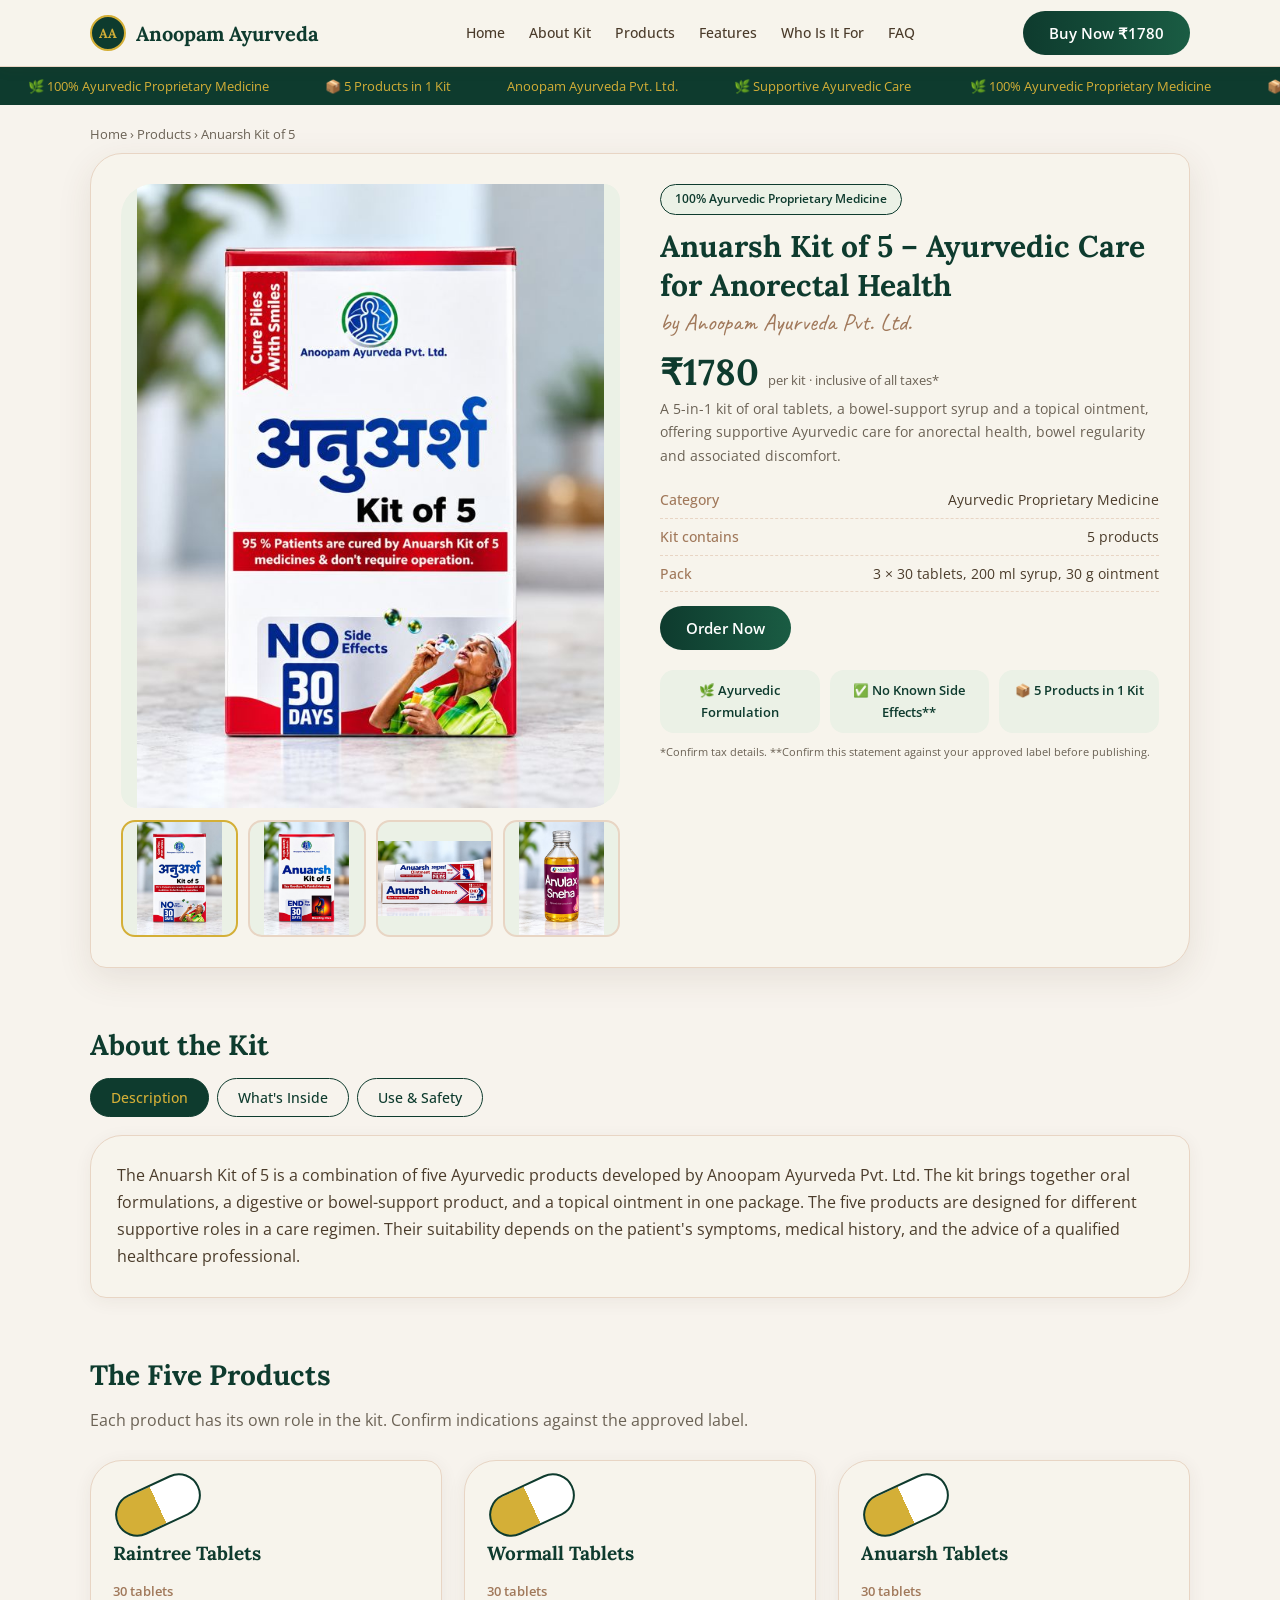
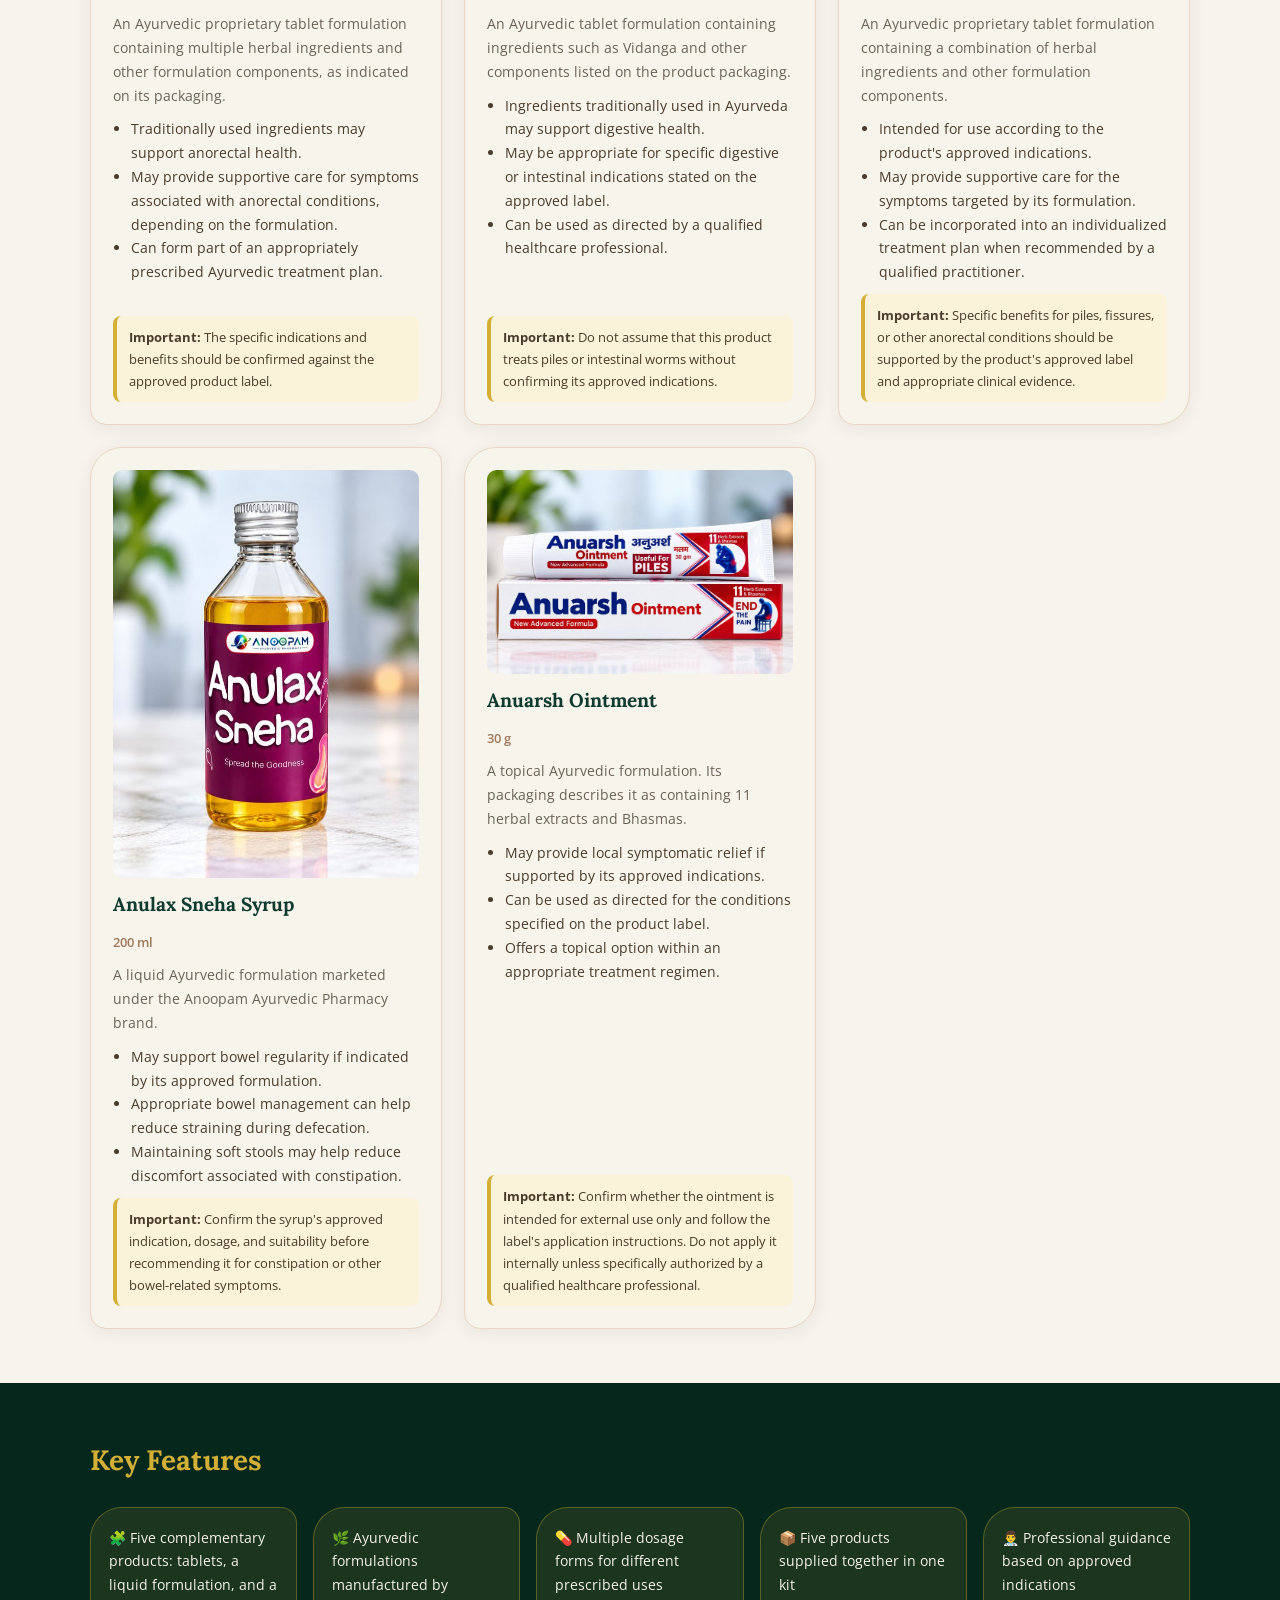
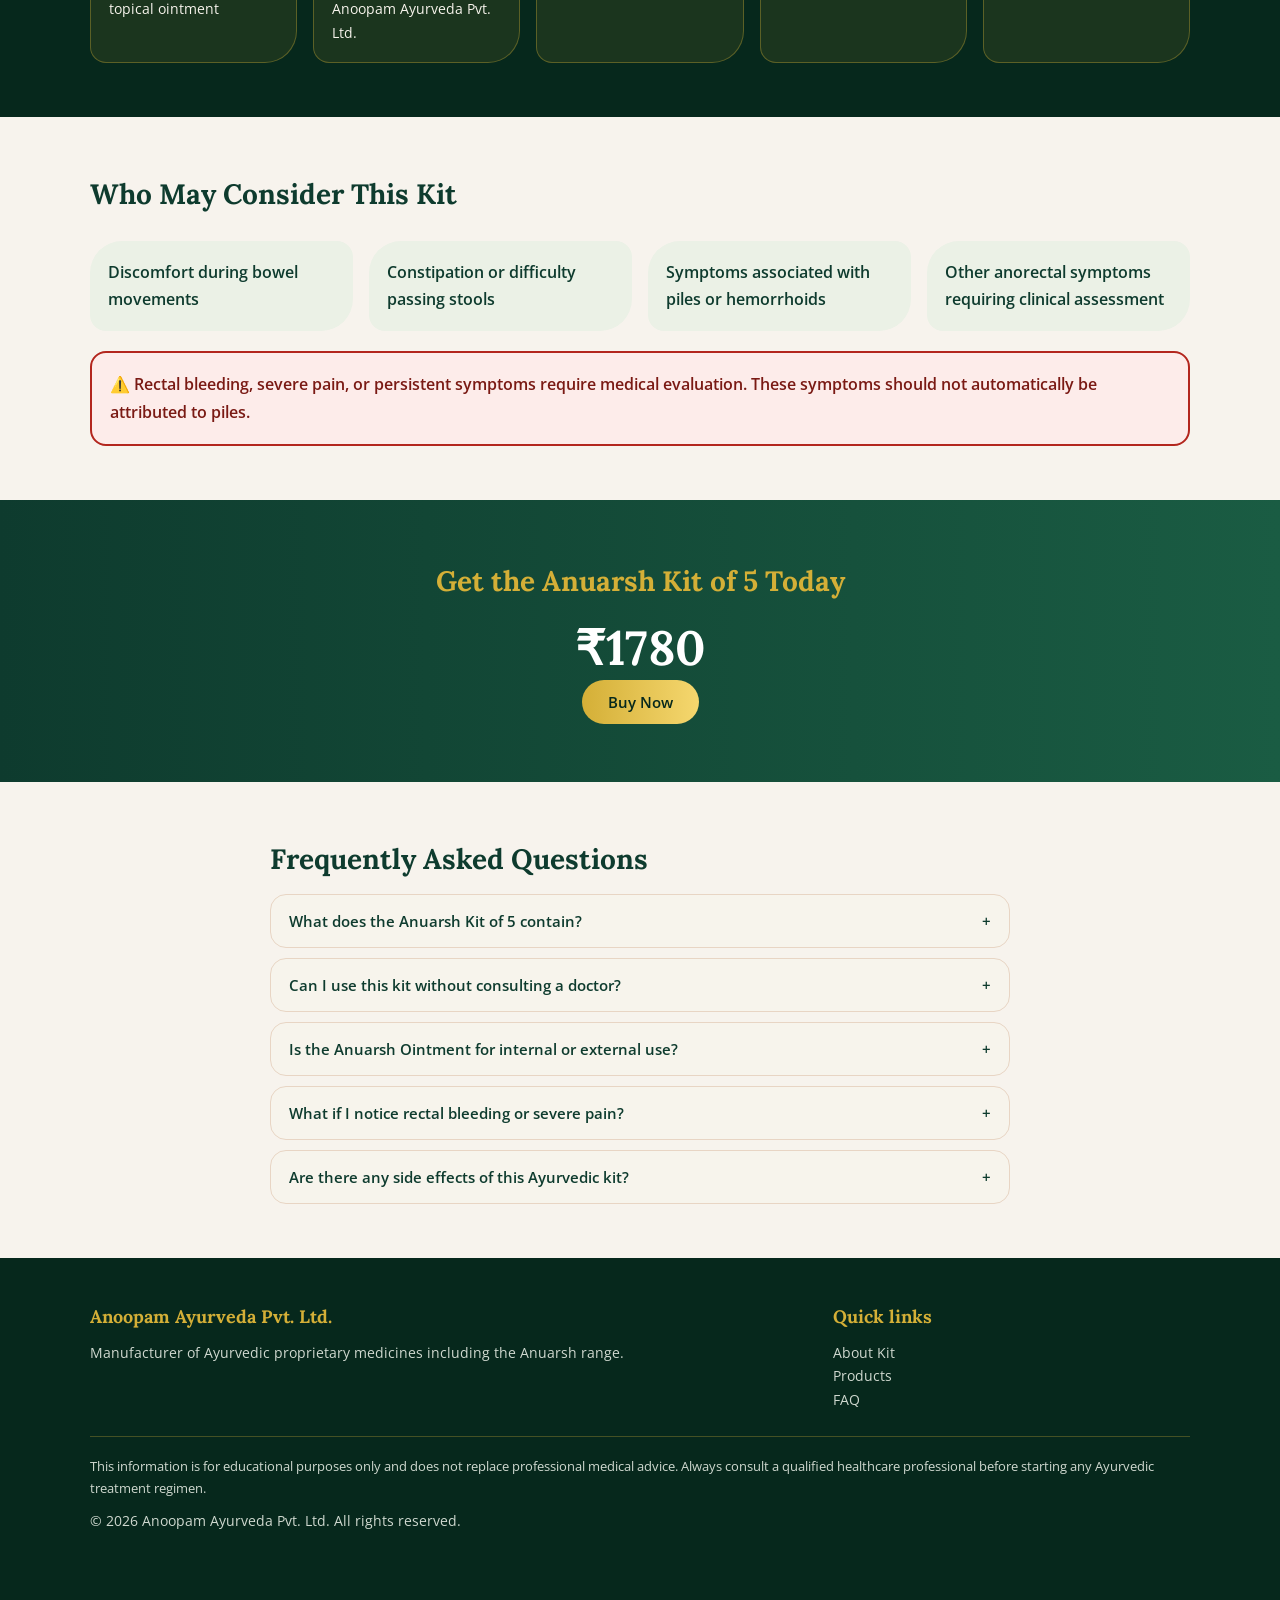
<file: index.html>
<!doctype html>
<html lang="en">
<head>
  <meta charset="utf-8" />
 <meta name="viewport" content="width=device-width,initial-scale=1,viewport-fit=cover" />
  <title>Anuarsh Kit of 5 | Anoopam Ayurveda Pvt. Ltd.</title>
  <link href="https://fonts.googleapis.com/css2?family=Caveat:wght@400;700&family=Lora:wght@400;500;600;700&family=Open+Sans:wght@300;400;500;600;700&display=swap" rel="stylesheet" />
  <link rel="stylesheet" href="css/style.css" />
  <style>
    /* Critical fix - jar style.css madhe he nasel tari payment disel */
    .hp{display:none !important}
    .pay{display:flex;flex-direction:column;gap:8px;margin:12px 0}
    .pay label{border:1px solid #ddd;border-radius:8px;padding:10px;cursor:pointer;display:flex;gap:8px;align-items:center}
    .pay input{accent-color:#0e3b2e;width:16px;height:16px}
    .oerr{background:#fde8e8;color:#b00020;padding:10px;border-radius:8px;margin:10px 0}
    .qrow{display:flex;align-items:center;justify-content:space-between;margin:12px 0}
    .qrow div{display:flex;align-items:center;gap:10px}
    .qrow button{width:30px;height:30px;font-size:18px;cursor:pointer}
  </style>
</head>
<body>
  <div id="splash"><b>Anoopam Ayurveda<small>Rooted in Nature</small></b></div>

  <header>
    <div class="wrap nav">
      <a class="logo" href="#top"><i>AA</i> Anoopam Ayurveda</a>
      <nav>
        <ul id="menu">
          <li><a href="#top">Home</a></li>
          <li><a href="#details">About Kit</a></li>
          <li><a href="#products">Products</a></li>
          <li><a href="#features">Features</a></li>
          <li><a href="#who">Who Is It For</a></li>
          <li><a href="#faq">FAQ</a></li>
        </ul>
      </nav>
      <a class="btn hbtn" href="#buy" data-order>Buy Now ₹1780</a>
      <button id="burger" type="button" aria-label="Menu">☰</button>
    </div>
  </header>

  <div class="marquee">
    <div>
      <span>🌿 100% Ayurvedic Proprietary Medicine</span><span>📦 5 Products in 1 Kit</span><span>Anoopam Ayurveda Pvt. Ltd.</span><span>🌿 Supportive Ayurvedic Care</span>
      <span>🌿 100% Ayurvedic Proprietary Medicine</span><span>📦 5 Products in 1 Kit</span><span>Anoopam Ayurveda Pvt. Ltd.</span><span>🌿 Supportive Ayurvedic Care</span>
    </div>
  </div>

  <main id="top">
    <div class="wrap">
      <div class="crumb">Home › Products › Anuarsh Kit of 5</div>
      <div class="prod" id="buy">
        <div>
          <div class="main" id="main">
            <img id="mainImg" src="images/kit-box-front.jpg" alt="Anuarsh Kit of 5 box" />
          </div>
          <div class="thumbs" id="thumbs">
            <button type="button" class="on"><img src="images/kit-box-front.jpg" alt="Kit box front" /></button>
            <button type="button"><img src="images/kit-box-back.jpg" alt="Kit box back" /></button>
            <button type="button"><img src="images/ointment.jpg" alt="Anuarsh Ointment" /></button>
            <button type="button"><img src="images/syrup.jpg" alt="Anulax Sneha Syrup" /></button>
          </div>
        </div>
        <div>
          <span class="badge">100% Ayurvedic Proprietary Medicine</span>
          <h1>Anuarsh Kit of 5 – Ayurvedic Care for Anorectal Health</h1>
          <div class="brand">by Anoopam Ayurveda Pvt. Ltd.</div>
          <div class="price">₹1780 <small>per kit · inclusive of all taxes*</small></div>
          <p class="intro">A 5-in-1 kit of oral tablets, a bowel-support syrup and a topical ointment, offering supportive Ayurvedic care for anorectal health, bowel regularity and associated discomfort.</p>
          <ul class="meta">
            <li><b>Category</b> Ayurvedic Proprietary Medicine</li>
            <li><b>Kit contains</b> 5 products</li>
            <li><b>Pack</b> 3 × 30 tablets, 200 ml syrup, 30 g ointment</li>
          </ul>
          <div class="acts"><a class="btn" href="#buy" data-order>Order Now</a></div>
          <div class="trust"><div>🌿 Ayurvedic Formulation</div><div>✅ No Known Side Effects**</div><div>📦 5 Products in 1 Kit</div></div>
          <p class="fineprint">*Confirm tax details. **Confirm this statement against your approved label before publishing.</p>
        </div>
      </div>
    </div>

    <section id="details">
      <div class="wrap fade">
        <h2>About the Kit</h2>
        <div class="tabs" id="tabs">
          <button type="button" class="on" data-t="t1">Description</button>
          <button type="button" data-t="t2">What's Inside</button>
          <button type="button" data-t="t3">Use &amp; Safety</button>
        </div>
        <div class="panel on" id="t1"><p>The Anuarsh Kit of 5 is a combination of five Ayurvedic products developed by Anoopam Ayurveda Pvt. Ltd. The kit brings together oral formulations, a digestive or bowel-support product, and a topical ointment in one package. The five products are designed for different supportive roles in a care regimen. Their suitability depends on the patient's symptoms, medical history, and the advice of a qualified healthcare professional.</p></div>
        <div class="panel" id="t2">
          <ul><li>Raintree Tablets – 30 tablets</li><li>Wormall Tablets – 30 tablets</li><li>Anuarsh Tablets – 30 tablets</li><li>Anulax Sneha Syrup – 200 ml</li><li>Anuarsh Ointment – 30 g</li></ul>
        </div>
        <div class="panel" id="t3">
          <ul><li>Use only as directed by a qualified healthcare professional and as per the product labels.</li><li>Anuarsh Ointment: confirm it is for external use only; do not apply internally unless authorised by a professional.</li><li>Rectal bleeding, severe pain or persistent symptoms need medical evaluation.</li></ul>
        </div>
      </div>
    </section>

    <section id="products" class="no-top-pad">
      <div class="wrap fade">
        <h2>The Five Products</h2>
        <p class="sub">Each product has its own role in the kit. Confirm indications against the approved label.</p>
        <div class="grid5">
          <div class="pc">
            <div class="im"><div class="pill"></div></div>
            <h3>Raintree Tablets</h3><small>30 tablets</small>
            <p>An Ayurvedic proprietary tablet formulation containing multiple herbal ingredients and other formulation components, as indicated on its packaging.</p>
            <ul>
              <li>Traditionally used ingredients may support anorectal health.</li>
              <li>May provide supportive care for symptoms associated with anorectal conditions, depending on the formulation.</li>
              <li>Can form part of an appropriately prescribed Ayurvedic treatment plan.</li>
            </ul>
            <div class="note"><b>Important:</b> The specific indications and benefits should be confirmed against the approved product label.</div>
          </div>
          <div class="pc">
            <div class="im"><div class="pill"></div></div>
            <h3>Wormall Tablets</h3><small>30 tablets</small>
            <p>An Ayurvedic tablet formulation containing ingredients such as Vidanga and other components listed on the product packaging.</p>
            <ul>
              <li>Ingredients traditionally used in Ayurveda may support digestive health.</li>
              <li>May be appropriate for specific digestive or intestinal indications stated on the approved label.</li>
              <li>Can be used as directed by a qualified healthcare professional.</li>
            </ul>
            <div class="note"><b>Important:</b> Do not assume that this product treats piles or intestinal worms without confirming its approved indications.</div>
          </div>
          <div class="pc">
            <div class="im"><div class="pill"></div></div>
            <h3>Anuarsh Tablets</h3><small>30 tablets</small>
            <p>An Ayurvedic proprietary tablet formulation containing a combination of herbal ingredients and other formulation components.</p>
            <ul>
              <li>Intended for use according to the product's approved indications.</li>
              <li>May provide supportive care for the symptoms targeted by its formulation.</li>
              <li>Can be incorporated into an individualized treatment plan when recommended by a qualified practitioner.</li>
            </ul>
            <div class="note"><b>Important:</b> Specific benefits for piles, fissures, or other anorectal conditions should be supported by the product's approved label and appropriate clinical evidence.</div>
          </div>
          <div class="pc">
            <div class="im"><img src="images/syrup.jpg" alt="Anulax Sneha Syrup" /></div>
            <h3>Anulax Sneha Syrup</h3><small>200 ml</small>
            <p>A liquid Ayurvedic formulation marketed under the Anoopam Ayurvedic Pharmacy brand.</p>
            <ul>
              <li>May support bowel regularity if indicated by its approved formulation.</li>
              <li>Appropriate bowel management can help reduce straining during defecation.</li>
              <li>Maintaining soft stools may help reduce discomfort associated with constipation.</li>
            </ul>
            <div class="note"><b>Important:</b> Confirm the syrup's approved indication, dosage, and suitability before recommending it for constipation or other bowel-related symptoms.</div>
          </div>
          <div class="pc">
            <div class="im"><img src="images/ointment.jpg" alt="Anuarsh Ointment" /></div>
            <h3>Anuarsh Ointment</h3><small>30 g</small>
            <p>A topical Ayurvedic formulation. Its packaging describes it as containing 11 herbal extracts and Bhasmas.</p>
            <ul>
              <li>May provide local symptomatic relief if supported by its approved indications.</li>
              <li>Can be used as directed for the conditions specified on the product label.</li>
              <li>Offers a topical option within an appropriate treatment regimen.</li>
            </ul>
            <div class="note"><b>Important:</b> Confirm whether the ointment is intended for external use only and follow the label's application instructions. Do not apply it internally unless specifically authorized by a qualified healthcare professional.</div>
          </div>
        </div>
      </div>
    </section>

    <section class="dark" id="features">
      <div class="wrap fade">
        <h2>Key Features</h2>
        <div class="feat">
          <div>🧩 Five complementary products: tablets, a liquid formulation, and a topical ointment</div>
          <div>🌿 Ayurvedic formulations manufactured by Anoopam Ayurveda Pvt. Ltd.</div>
          <div>💊 Multiple dosage forms for different prescribed uses</div>
          <div>📦 Five products supplied together in one kit</div>
          <div>👨‍⚕️ Professional guidance based on approved indications</div>
        </div>
      </div>
    </section>

    <section id="who">
      <div class="wrap fade">
        <h2>Who May Consider This Kit</h2>
        <div class="who"><div>Discomfort during bowel movements</div><div>Constipation or difficulty passing stools</div><div>Symptoms associated with piles or hemorrhoids</div><div>Other anorectal symptoms requiring clinical assessment</div></div>
        <div class="warn">⚠️ Rectal bleeding, severe pain, or persistent symptoms require medical evaluation. These symptoms should not automatically be attributed to piles.</div>
      </div>
    </section>

    <div class="cta"><h2>Get the Anuarsh Kit of 5 Today</h2><div class="price">₹1780</div><a class="btn" href="#buy" data-order>Buy Now</a></div>

    <section id="faq">
      <div class="wrap faq fade narrow">
        <h2>Frequently Asked Questions</h2>
        <button type="button">What does the Anuarsh Kit of 5 contain?<span>+</span></button>
        <div class="a">Raintree, Wormall and Anuarsh Tablets (30 each), Anulax Sneha Syrup (200 ml) and Anuarsh Ointment (30 g).</div>
        <button type="button">Can I use this kit without consulting a doctor?<span>+</span></button>
        <div class="a">It is best to consult a qualified healthcare professional first, as suitability depends on your symptoms and medical history.</div>
        <button type="button">Is the Anuarsh Ointment for internal or external use?<span>+</span></button>
        <div class="a">Confirm on the product label. It is a topical formulation; do not apply it internally unless specifically authorized by a qualified healthcare professional.</div>
        <button type="button">What if I notice rectal bleeding or severe pain?<span>+</span></button>
        <div class="a">Seek medical evaluation. These symptoms should not automatically be attributed to piles.</div>
        <button type="button">Are there any side effects of this Ayurvedic kit?<span>+</span></button>
        <div class="a">Refer to the product labels. If you notice any unusual reaction, stop use and consult a healthcare professional.</div>
      </div>
    </section>
  </main>

  <footer>
    <div class="wrap">
      <div class="fg">
        <div><h4>Anoopam Ayurveda Pvt. Ltd.</h4>Manufacturer of Ayurvedic proprietary medicines including the Anuarsh range.</div>
        <div><h4>Quick links</h4><a href="#details">About Kit</a><a href="#products">Products</a><a href="#faq">FAQ</a></div>
      </div>
      <p class="disc">This information is for educational purposes only and does not replace professional medical advice. Always consult a qualified healthcare professional before starting any Ayurvedic treatment regimen.</p>
      <p class="copy">© <span id="yr"></span> Anoopam Ayurveda Pvt. Ltd. All rights reserved.</p>
    </div>
  </footer>

  <div class="bar"><div><small>Anuarsh Kit of 5</small><b>₹1780</b></div><a class="btn" href="#buy" data-order>Buy Now</a></div>

  <!-- ORDER MODAL - he 100% script.js la match ahe, change karu nako -->
  <div id="om" class="modal" role="dialog" aria-modal="true" aria-labelledby="omt">
    <div class="mbox">
      <button class="mclose" id="omc" type="button" aria-label="Close">×</button>
      <form id="of" novalidate>
        <h3 id="omt">Order Anuarsh Kit of 5</h3>
        <p class="msub">Fill in your details and pay securely online (UPI / Card / Netbanking).</p>
        <input type="text" name="website" class="hp" tabindex="-1" autocomplete="off" aria-hidden="true" />
        <label>Full name<input name="name" maxlength="100" autocomplete="name" required /></label>
        <label>Mobile number<input name="phone" inputmode="numeric" maxlength="10" autocomplete="tel" placeholder="10-digit number" required /></label>
        <label>Full address<textarea name="address" rows="3" maxlength="500" autocomplete="street-address" required></textarea></label>
        <label>City<input name="city" maxlength="80" autocomplete="address-level2" required /></label>
        <label>State
          <select name="state" autocomplete="address-level1" required>
            <option value="">Select state</option>
            <option>Andaman and Nicobar Islands</option><option>Andhra Pradesh</option><option>Arunachal Pradesh</option>
            <option>Assam</option><option>Bihar</option><option>Chandigarh</option><option>Chhattisgarh</option>
            <option>Dadra and Nagar Haveli and Daman and Diu</option><option>Delhi</option><option>Goa</option>
            <option>Gujarat</option><option>Haryana</option><option>Himachal Pradesh</option><option>Jammu and Kashmir</option>
            <option>Jharkhand</option><option>Karnataka</option><option>Kerala</option><option>Ladakh</option>
            <option>Lakshadweep</option><option>Madhya Pradesh</option><option>Maharashtra</option><option>Manipur</option>
            <option>Meghalaya</option><option>Mizoram</option><option>Nagaland</option><option>Odisha</option>
            <option>Puducherry</option><option>Punjab</option><option>Rajasthan</option><option>Sikkim</option>
            <option>Tamil Nadu</option><option>Telangana</option><option>Tripura</option><option>Uttar Pradesh</option>
            <option>Uttarakhand</option><option>West Bengal</option>
          </select>
        </label>
        <label>Pincode<input name="pincode" inputmode="numeric" maxlength="6" autocomplete="postal-code" required /></label>

        <div class="pay">
          <label><input type="radio" name="payment" value="online" checked /> Pay online now (UPI / Card / Netbanking)</label>
          <label><input type="radio" name="payment" value="cod" /> Cash on delivery (our team will call to confirm)</label>
        </div>

        <div class="qrow">
          <span>Quantity</span>
          <div><button type="button" id="m">−</button><span id="q">1</span><button type="button" id="p">+</button></div>
          <b id="tot">₹1780</b>
        </div>
        <p id="oerr" class="oerr" hidden></p>
        <button class="btn" type="submit" id="osub">Pay &amp; Place Order</button>
      </form>
    </div>
  </div>

  <div id="lb"><img alt="" /></div>
  <script src="https://checkout.razorpay.com/v1/checkout.js"></script>
  <script src="js/script.js"></script>
</body>
</html>
</file>
<file: css/style.css>
/* ===== Anuarsh Kit of 5 - Pravara-style theme ===== */

/* ---------- Base ---------- */
:root {
  --green: #0e3b2e;
  --green2: #1a5c43;
  --forest: #06281c;
  --gold: #d4af37;
  --gold2: #f5d76e;
  --ivory: #f7f4ec;
  --herb: #ebf1e6;
  --paper: #f7f3ed;
  --dark: #4a3b2a;
  --clay: #a0785a;
  --mut: #6b6255;
  --line: #e8d5c4;
  --organic: 2rem 1rem 2rem 1rem;
}
* { box-sizing: border-box; margin: 0; }
html { scroll-behavior: smooth; scroll-padding-top: 90px; }
body {
  font-family: "Open Sans", sans-serif;
  color: var(--dark);
  background: var(--paper) url("https://www.transparenttextures.com/patterns/natural-paper.png");
  line-height: 1.7;
}
h1, h2, h3, h4 { font-family: Lora, serif; }
img { max-width: 100%; display: block; }
a { color: inherit; text-decoration: none; }
.wrap { max-width: 1140px; margin: auto; padding: 0 20px; }
::-webkit-scrollbar { width: 8px; }
::-webkit-scrollbar-track { background: var(--ivory); }
::-webkit-scrollbar-thumb { background: var(--gold); border-radius: 4px; }
::-webkit-scrollbar-thumb:hover { background: var(--green); }

/* ---------- Splash screen ---------- */
#splash {
  position: fixed; inset: 0; z-index: 200;
  background: var(--forest); color: var(--gold);
  display: grid; place-items: center; text-align: center;
  font: 700 34px Lora, serif;
}
#splash small { display: block; font: 400 26px Caveat, cursive; color: var(--gold2); }
#splash b { display: block; animation: float 3s ease-in-out infinite; }
#splash.hide { animation: fadeOut 1s ease-in-out forwards; }
@keyframes fadeOut { to { opacity: 0; visibility: hidden; } }
@keyframes float { 0%, 100% { transform: translateY(0); } 50% { transform: translateY(-14px); } }

/* ---------- Header & marquee ---------- */
header {
  position: sticky; top: 0; z-index: 50;
  background: var(--ivory);
  border-bottom: 1px solid var(--line);
  box-shadow: 0 2px 14px rgba(74, 59, 42, 0.08);
}
.nav { display: flex; align-items: center; justify-content: space-between; height: 66px; }
.logo { display: flex; align-items: center; gap: 10px; font: 700 20px Lora, serif; color: var(--green); }
.logo i {
  width: 36px; height: 36px; border-radius: 50%;
  background: var(--green); border: 2px solid var(--gold);
  display: grid; place-items: center;
  color: var(--gold); font: 700 13px Lora, serif;
}
nav ul { display: flex; gap: 24px; list-style: none; font-size: 14px; font-weight: 500; }
nav a:hover { color: var(--clay); }
#burger { display: none; background: none; border: 0; font-size: 26px; color: var(--green); cursor: pointer; }
.marquee { background: var(--green); color: var(--gold); overflow: hidden; white-space: nowrap; font-size: 13px; }
.marquee div { display: inline-block; padding: 8px 0; animation: marquee 25s linear infinite; }
.marquee span { margin: 0 28px; }
@keyframes marquee { to { transform: translateX(-50%); } }

/* ---------- Buttons ---------- */
.btn {
  display: inline-block; border: 0; cursor: pointer;
  font: 600 15px "Open Sans", sans-serif;
  padding: 12px 26px; border-radius: 999px;
  background: linear-gradient(to right, var(--green), var(--green2));
  color: #fff; transition: 0.25s;
}
.btn:hover { background: linear-gradient(to right, var(--gold), var(--gold2)); color: var(--forest); }
.btn.ghost { background: transparent; color: var(--green); border: 2px solid var(--green); }
.btn.ghost:hover { background: var(--green); color: #fff; }

/* ---------- Product block ---------- */
.crumb { font-size: 13px; color: var(--mut); padding: 18px 0 8px; }
.prod {
  display: grid; grid-template-columns: 1fr 1fr; gap: 40px;
  background: var(--ivory); border: 1px solid var(--line);
  border-radius: var(--organic); padding: 30px;
  box-shadow: 0 10px 34px rgba(74, 59, 42, 0.1);
}
.main {
  background: var(--herb); border-radius: var(--organic);
  overflow: hidden; cursor: zoom-in; aspect-ratio: 4 / 5;
}
.main img { width: 100%; height: 100%; object-fit: contain; }
.thumbs { display: grid; grid-template-columns: repeat(4, 1fr); gap: 10px; margin-top: 12px; }
.thumbs button {
  border: 2px solid var(--line); border-radius: 14px; padding: 0;
  background: var(--herb); cursor: pointer; overflow: hidden; aspect-ratio: 1;
}
.thumbs button.on { border-color: var(--gold); }
.thumbs img { width: 100%; height: 100%; object-fit: contain; }
.badge {
  display: inline-block; background: var(--herb); color: var(--green);
  border: 1px solid var(--green); font-size: 12px; font-weight: 600;
  padding: 4px 14px; border-radius: 999px;
}
h1 { font-size: 30px; line-height: 1.3; margin: 12px 0 2px; color: var(--green); }
.brand { font: 400 24px Caveat, cursive; color: var(--clay); }
.price { font: 700 36px Lora, serif; color: var(--green); margin: 12px 0 2px; }
.price small { font: 400 13px "Open Sans", sans-serif; color: var(--mut); }
.intro { font-size: 14px; color: var(--mut); }
.meta { list-style: none; padding: 0; margin: 14px 0; font-size: 14px; }
.meta li { padding: 6px 0; border-bottom: 1px dashed var(--line); display: flex; justify-content: space-between; }
.meta b { font-weight: 500; color: var(--clay); }
.acts { display: flex; gap: 12px; flex-wrap: wrap; }
.trust { display: grid; grid-template-columns: repeat(3, 1fr); gap: 10px; margin-top: 20px; font-size: 12.5px; text-align: center; }
.trust div { background: var(--herb); border-radius: 14px; padding: 10px 6px; font-weight: 600; color: var(--green); }
.fineprint { font-size: 11px; color: var(--mut); margin-top: 10px; }

/* ---------- Sections ---------- */
section { padding: 54px 0; }
.no-top-pad { padding-top: 0; }
h2 { font-size: 28px; color: var(--green); margin-bottom: 8px; }
.sub { color: var(--mut); margin-bottom: 26px; max-width: 680px; }

/* Tabs */
.tabs { display: flex; gap: 8px; flex-wrap: wrap; margin-bottom: 18px; }
.tabs button {
  font: 500 14px "Open Sans", sans-serif; border: 1px solid var(--green);
  background: transparent; color: var(--green);
  padding: 9px 20px; border-radius: 999px; cursor: pointer;
}
.tabs button.on { background: var(--green); color: var(--gold); }
.panel {
  display: none; background: var(--ivory); border: 1px solid var(--line);
  border-radius: var(--organic); padding: 26px;
  box-shadow: 0 4px 18px rgba(74, 59, 42, 0.06);
}
.panel.on { display: block; }
.panel ul { padding-left: 20px; }
.panel li { margin: 6px 0; }

/* Product cards */
.grid5 { display: grid; grid-template-columns: repeat(auto-fit, minmax(320px, 1fr)); gap: 22px; }
.pc {
  background: var(--ivory); border: 1px solid var(--line);
  border-radius: var(--organic); padding: 22px;
  box-shadow: 0 4px 18px rgba(74, 59, 42, 0.07);
  display: flex; flex-direction: column; gap: 10px; transition: 0.3s;
}
.pc:hover { transform: translateY(-4px); box-shadow: 0 12px 28px rgba(74, 59, 42, 0.14); }
..pc .im { height: px; padding: 6px; border-radius: 1rem; background: var(--herb); overflow: hidden; display: grid; place-items: center; }
.pc .im img { height: px; width: 100%; object-fit: ; border-radius: 0.6rem; }
.pc h3 { color: var(--green); font-size: 19px; }
.pc small { color: var(--clay); font-weight: 600; }
.pc ul { padding-left: 18px; font-size: 14px; }
.pc p { font-size: 14px; color: var(--mut); }
.note {
  background: #fbf3d9; border-left: 4px solid var(--gold);
  border-radius: 8px; padding: 10px 12px; font-size: 13px; margin-top: auto;
}
.pill {
  width: 90px; height: 44px; border-radius: 30px;
  background: linear-gradient(90deg, var(--gold) 50%, #fff 50%);
  border: 2px solid var(--green); transform: rotate(-25deg);
  animation: float 6s ease-in-out infinite;
}

/* ---------- Features, who-for, CTA ---------- */
.dark { background: var(--forest); color: var(--ivory); }
.dark h2 { color: var(--gold); }
.dark h2, #who h2 { margin-bottom: 22px; }
.feat { display: grid; grid-template-columns: repeat(auto-fit, minmax(200px, 1fr)); gap: 16px; }
.feat div { background: rgba(212, 175, 55, 0.1); border: 1px solid rgba(212, 175, 55, 0.35); border-radius: var(--organic); padding: 18px; font-size: 14px; }
.who { display: grid; grid-template-columns: repeat(auto-fit, minmax(220px, 1fr)); gap: 16px; }
.who div {
  background: var(--herb); border-radius: var(--organic); padding: 18px;
  font-weight: 600; color: var(--green);
}
.warn {
  background: #fdecea; border: 2px solid #b3261e; border-radius: 1rem;
  padding: 18px; margin-top: 20px; font-weight: 600; color: #7a1a14;
}
.cta { background: linear-gradient(to right, var(--green), var(--green2)); color: #fff; text-align: center; padding: 58px 20px; }
.cta h2 { color: var(--gold); }
.cta .price { color: #fff; font-size: 48px; }
.cta .btn { background: linear-gradient(to right, var(--gold), var(--gold2)); color: var(--forest); }

/* ---------- FAQ ---------- */
.narrow { max-width: 780px; }
.faq button {
  width: 100%; text-align: left; background: var(--ivory);
  border: 1px solid var(--line); border-radius: 1rem; padding: 16px 18px;
  font: 600 15px "Open Sans", sans-serif; color: var(--green);
  cursor: pointer; display: flex; justify-content: space-between; margin-top: 10px;
}
.faq .a {
  max-height: 0; overflow: hidden; transition: 0.3s;
  background: var(--ivory); border-radius: 0 0 1rem 1rem;
  padding: 0 18px; font-size: 14px; color: var(--mut);
}
.faq .open + .a { max-height: 240px; padding: 12px 18px; }

/* ---------- Footer ---------- */
footer { background: var(--forest); color: #cfd8cf; padding: 44px 0 90px; font-size: 14px; }
footer h4 { color: var(--gold); margin-bottom: 8px; font-size: 18px; }
.fg { display: grid; grid-template-columns: 2fr 1fr; gap: 30px; }
.fg a { display: block; }
.fg a:hover { color: var(--gold); }
.disc { margin-top: 24px; padding-top: 18px; border-top: 1px solid rgba(212, 175, 55, 0.3); font-size: 13px; }
.copy { margin-top: 10px; }

/* ---------- Scroll fade-in ---------- */
.fade { opacity: 0; transform: translateY(16px); transition: 0.7s; }
.fade.in { opacity: 1; transform: none; }

/* ---------- Lightbox ---------- */
#lb { position: fixed; inset: 0; background: rgba(6, 40, 28, 0.9); display: none; place-items: center; z-index: 99; cursor: zoom-out; }
#lb.on { display: grid; }
#lb img { max-height: 92vh; max-width: 92vw; object-fit: contain; border-radius: 1rem; }

/* ---------- Sticky mobile buy bar ---------- */
.bar { display: none; }

/* ---------- Responsive ---------- */
@media (max-width: 860px) {
  .prod { grid-template-columns: 1fr; padding: 18px; }
  .fg { grid-template-columns: 1fr; }
}
@media (max-width: 760px) {
  #burger { display: block; }
  nav ul {
    display: none; position: absolute; top: 66px; left: 0; right: 0;
    background: var(--ivory); flex-direction: column; padding: 16px 20px;
    box-shadow: 0 10px 20px rgba(74, 59, 42, 0.1);
  }
  nav ul.open { display: flex; }
  .hbtn { display: none; }
  h1 { font-size: 24px; }
}
@media (max-width: 700px) {
  .bar {
    display: flex; position: fixed; bottom: 0; left: 0; right: 0; z-index: 60;
    background: var(--ivory); border-top: 2px solid var(--gold);
    box-shadow: 0 -4px 16px rgba(74, 59, 42, 0.15);
    padding: 10px 16px; align-items: center; justify-content: space-between;
  }
  .bar b { color: var(--green); font: 700 20px Lora, serif; }
}
@media (prefers-reduced-motion: reduce) {
  * { transition: none !important; animation: none !important; scroll-behavior: auto !important; }
  .fade { opacity: 1; transform: none; }
}

/* ---------- Order modal ---------- */
.modal { position: fixed; inset: 0; background: rgba(6, 40, 28, 0.75); display: none; align-items: center; justify-content: center; z-index: 150; padding: 16px; overflow-y: auto; }
.modal.on { display: flex; }
.mbox { position: relative; background: var(--ivory); border-radius: var(--organic); padding: 28px; width: 100%; max-width: 460px; max-height: 94vh; overflow-y: auto; }
.mclose { position: absolute; top: 8px; right: 14px; background: none; border: 0; font-size: 30px; color: var(--green); cursor: pointer; }
.mbox h3 { color: var(--green); font-size: 22px; }
.msub { color: var(--mut); font-size: 13px; margin-bottom: 14px; }
.mbox label { display: block; font-size: 13px; font-weight: 600; color: var(--green); margin-top: 10px; }
.mbox input, .mbox textarea, .mbox select { display: block; width: 100%; margin-top: 4px; padding: 10px 12px; border: 1px solid var(--line); border-radius: 12px; font: 400 15px "Open Sans", sans-serif; background: #fff; }
.mbox input:focus, .mbox textarea:focus, .mbox select:focus { outline: 2px solid var(--gold); }
.mbox .hp { position: absolute; left: -9999px; height: 0; padding: 0; border: 0; }
.qrow { display: flex; align-items: center; justify-content: space-between; margin: 14px 0; }
.qrow div { display: flex; border: 1px solid var(--line); border-radius: 999px; overflow: hidden; }
.qrow div button { width: 38px; border: 0; background: var(--herb); font-size: 18px; color: var(--green); cursor: pointer; }
.qrow div span { width: 40px; text-align: center; line-height: 38px; font-weight: 600; }
.qrow b { font: 700 22px Lora, serif; color: var(--green); }
.oerr { color: #b3261e; font-size: 13px; margin-bottom: 8px; }
#osub { width: 100%; }


/* =====================================================================
   MOBILE FRIENDLY (phones). Kept at the very end so it overrides the rules above.
   ===================================================================== */
html { -webkit-text-size-adjust: 100%; }
body { overflow-x: hidden; }
.btn, .tabs button, .faq button, #burger { touch-action: manipulation; }

/* ---------- Tablets and phones ---------- */
@media (max-width: 760px) {
  .wrap { padding: 0 16px; }

  /* Header + menu */
  .nav { height: 58px; }
  .logo { font-size: 17px; gap: 8px; }
  .logo i { width: 32px; height: 32px; font-size: 12px; }
  #burger { font-size: 28px; width: 44px; height: 44px; }
  nav ul { top: 58px; padding: 6px 16px; gap: 0; }
  nav ul li a { display: block; padding: 14px 0; border-bottom: 1px solid var(--line); }
  nav ul li:last-child a { border-bottom: 0; }
  .marquee { font-size: 12px; }

  /* Product block */
  .crumb { font-size: 12px; padding: 12px 0 6px; }
  .prod { padding: 14px; gap: 22px; }
  .thumbs { gap: 8px; }
  h1 { font-size: 23px; }
  .brand { font-size: 22px; }
  .price { font-size: 32px; }
  .meta li { flex-wrap: wrap; gap: 2px 12px; }
  .acts .btn { flex: 1 1 100%; text-align: center; padding: 14px 20px; }

  /* Sections */
  section { padding: 36px 0; }
  h2 { font-size: 23px; }
  .tabs {
    flex-wrap: nowrap;
    overflow-x: auto;
    -webkit-overflow-scrolling: touch;
    scrollbar-width: none;
    padding-bottom: 4px;
  }
  .tabs::-webkit-scrollbar { display: none; }
  .tabs button { flex: 0 0 auto; white-space: nowrap; padding: 10px 16px; }
  .panel { padding: 18px; }
  .grid5 { grid-template-columns: 1fr; gap: 16px; }
  .pc { padding: 16px; }
  .pc .im { height: 210px; }
  .feat, .who { grid-template-columns: 1fr; }
  .cta { padding: 40px 16px; }
  .cta .price { font-size: 40px; }
  .faq button { padding: 16px; min-height: 48px; font-size: 14px; gap: 12px; }
  footer { padding-bottom: 96px; }

  /* Sticky buy bar */
  .bar { padding: 10px 16px calc(10px + env(safe-area-inset-bottom)); }
  .bar .btn { padding: 12px 24px; }
}

/* ---------- Small phones ---------- */
@media (max-width: 480px) {
  .trust { grid-template-columns: 1fr; }
  .price small { display: block; }
}

/* ---------- Order form: slides up from the bottom like an app ---------- */
@keyframes sheetUp {
  from { transform: translateY(40px); opacity: 0.6; }
  to   { transform: none; opacity: 1; }
}
@media (max-width: 600px) {
  .modal { align-items: flex-end; padding: 0; }
  .mbox {
    max-width: none;
    max-height: 92vh;
    border-radius: 1.4rem 1.4rem 0 0;
    padding: 22px 18px calc(22px + env(safe-area-inset-bottom));
    animation: sheetUp 0.25s ease-out;
  }
  .mclose { top: 6px; right: 8px; width: 44px; height: 44px; font-size: 32px; }
  .mbox h3 { font-size: 20px; padding-right: 40px; }
  /* 16px text stops iPhones from zooming into the field */
  .mbox input:not([type="radio"]), .mbox textarea, .mbox select { font-size: 16px; padding: 12px; }
  .qrow div button { width: 44px; height: 44px; }
  .qrow div span { width: 44px; line-height: 44px; }
  #osub { padding: 15px; font-size: 16px; }
}
</file>
